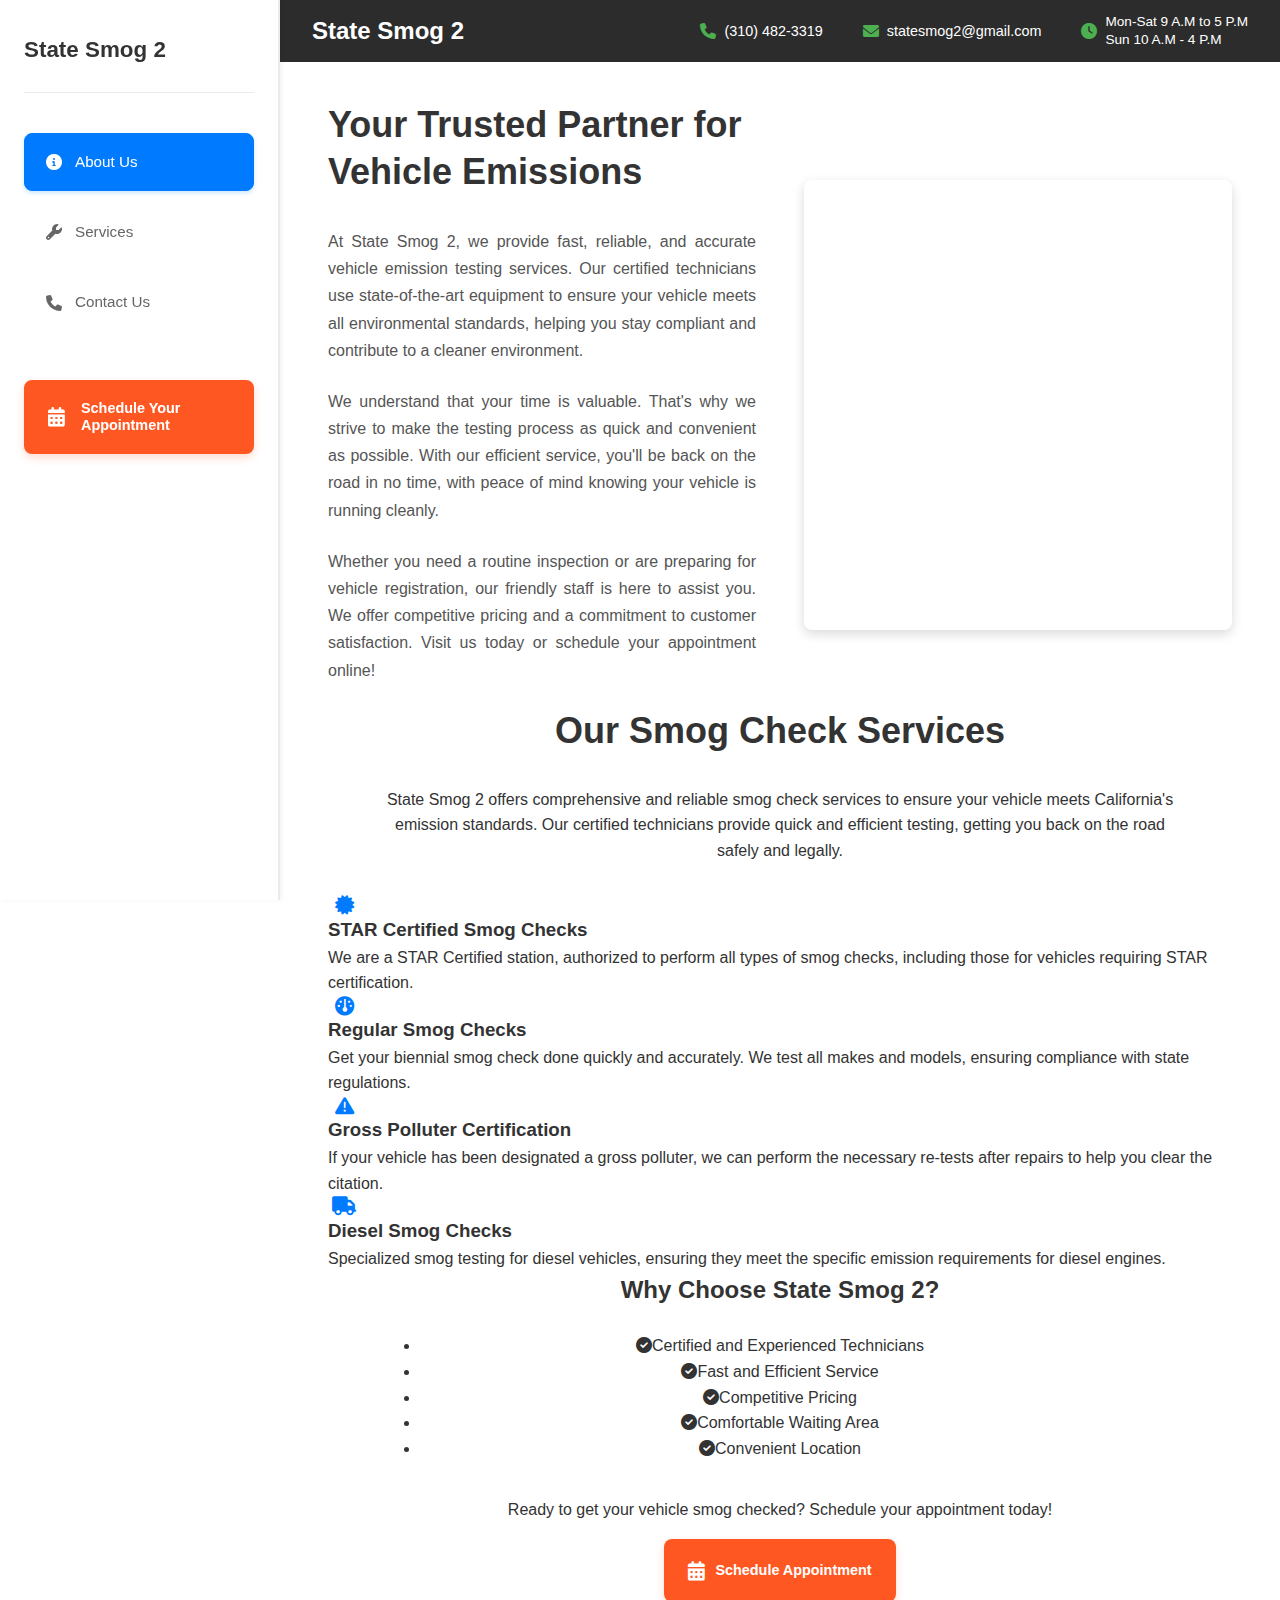
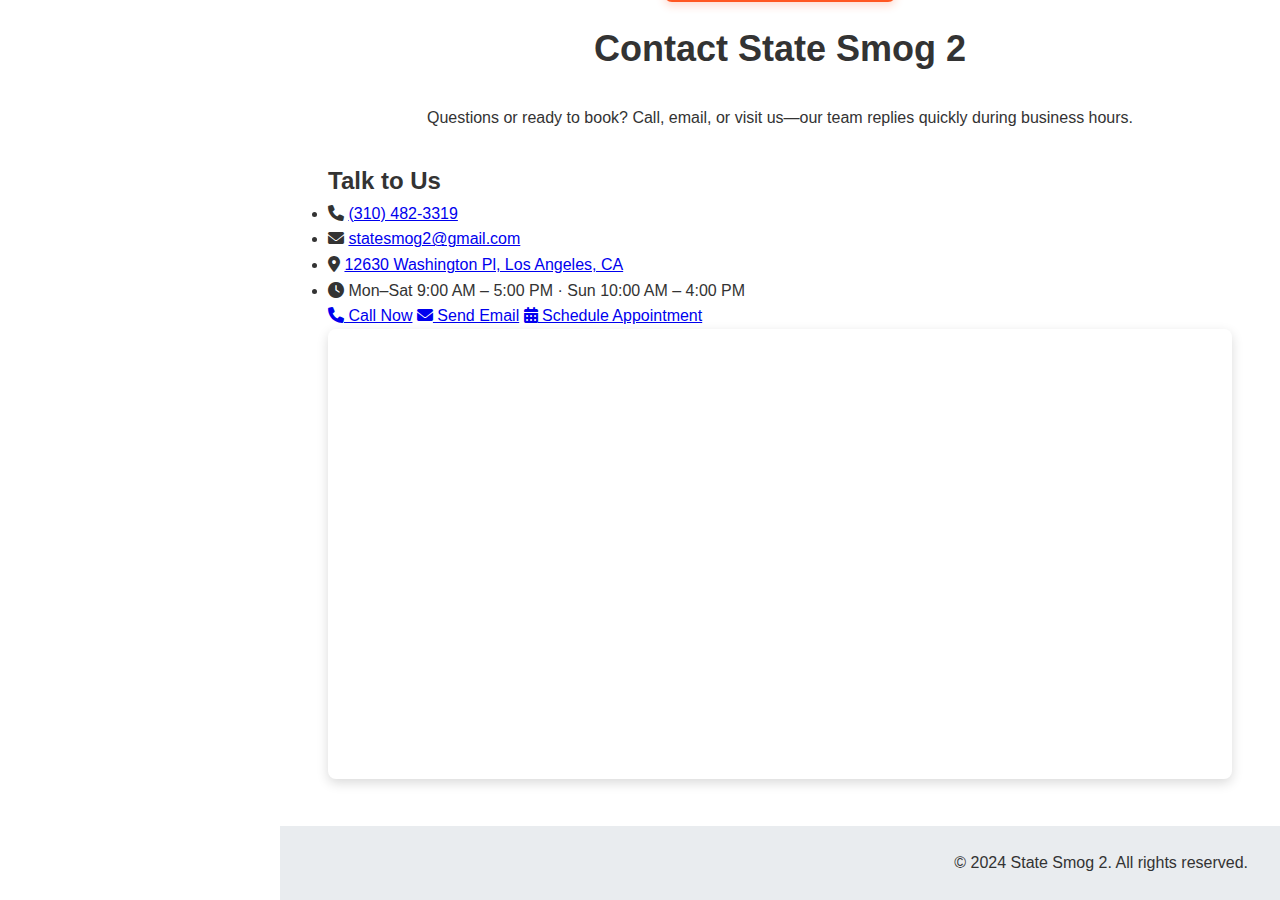
<file: index.html>
<!DOCTYPE html>
<html lang="en">

<head>
    <meta charset="UTF-8">
    <meta name="viewport" content="width=device-width, initial-scale=1.0">
    <title>State Smog 2 - Vehicle Emissions Testing</title>
    <link rel="stylesheet" href="styling/index.css">
    <link href="https://cdnjs.cloudflare.com/ajax/libs/font-awesome/6.0.0/css/all.min.css" rel="stylesheet">
</head>

<body>
    <!-- Header -->
    <header class="header">
        <div class="header-content">
            <div class="logo">State Smog 2</div>
            <div class="contact-info">
                <div class="contact-item">
                    <i class="fas fa-phone"></i>
                    <span>(310) 482-3319</span>
                </div>
                <div class="contact-item">
                    <i class="fas fa-envelope"></i>
                    <span>statesmog2@gmail.com</span>
                </div>
                <div class="contact-item">
                    <i class="fas fa-clock"></i>
                    <div class="hours">
                        <div>Mon-Sat 9 A.M to 5 P.M</div>
                        <div>Sun 10 A.M - 4 P.M</div>
                    </div>
                </div>
            </div>
        </div>
    </header>

    <!-- Main Layout Container -->
    <div class="layout-container">
        <!-- Sidebar -->
        <aside class="sidebar">
            <div class="sidebar-header">
                <h2>State Smog 2</h2>
            </div>
            <nav class="sidebar-nav">
                <a href="#" class="nav-item active" data-section="about">
                    <i class="fas fa-info-circle"></i>
                    <span>About Us</span>
                </a>
                <a href="#" class="nav-item" data-section="services">
                    <i class="fas fa-wrench"></i>
                    <span>Services</span>
                </a>
                <a href="#" class="nav-item" data-section="contact">
                    <i class="fas fa-phone"></i>
                    <span>Contact Us</span>
                </a>
            </nav>
            <div class="cta-button">
                <a href="https://my-schedule.timetrade.com/app/td-310830/workflows/tzw2m/schedule/welcome?wfsid=86m09rv7u84emlrapdo1u4j9hp9oitii&view=full&fs=1"
                    class="schedule-btn" target="_blank" rel="noopener noreferrer">
                    <i class="fas fa-calendar-alt"></i>
                    <div>
                        <div>Schedule Your</div>
                        <div>Appointment</div>
                    </div>
                </a>
            </div>
        </aside>

        <!-- Main Content Container -->
        <div class="main-container">
            <main class="main-content">
                <!-- About Us Section -->
                <div id="about-section" class="content-section active">
                    <div class="content-wrapper">
                        <div class="text-content">
                            <h1>Your Trusted Partner for Vehicle Emissions</h1>

                            <div class="description">
                                <p>At State Smog 2, we provide fast, reliable, and accurate vehicle emission testing
                                    services. Our certified technicians use state-of-the-art equipment to ensure your
                                    vehicle meets all environmental standards, helping you stay compliant and contribute
                                    to a cleaner environment.</p>
                            </div>

                            <div class="description">
                                <p>We understand that your time is valuable. That's why we strive to make the testing
                                    process as quick and convenient as possible. With our efficient service, you'll be
                                    back on the road in no time, with peace of mind knowing your vehicle is running
                                    cleanly.</p>
                            </div>

                            <div class="description">
                                <p>Whether you need a routine inspection or are preparing for vehicle registration, our
                                    friendly staff is here to assist you. We offer competitive pricing and a commitment
                                    to customer satisfaction. Visit us today or schedule your appointment online!</p>
                            </div>
                        </div>

                        <div class="map-container">
                            <!-- Google Maps Embed for State Smog 2 location -->
                            <iframe
                                src="https://www.google.com/maps/embed?pb=!1m18!1m12!1m3!1d3310.828234567891!2d-118.4123456789012!3d33.9876543210987!2m3!1f0!2f0!3f0!3m2!1i1024!2i768!4f13.1!3m3!1m2!1s0x80c2c123456789ab%3A0x123456789abcdef0!2s12630%20Washington%20Pl%2C%20Los%20Angeles%2C%20CA%2090066%2C%20USA!5e0!3m2!1sen!2sus!4v1703625000000!5m2!1sen!2sus"
                                class="map-embed" allowfullscreen="" loading="lazy"
                                referrerpolicy="no-referrer-when-downgrade"
                                title="State Smog 2 Location - 12630 Washington Pl, Los Angeles, CA 90066">
                            </iframe>
                        </div>
                    </div>
                </div>

                <!-- Services Section -->
                <div id="services-section" class="content-section">
                    <section class="text-content" style="text-align:center; margin-bottom:2rem;">
                        <h1>Our Smog Check Services</h1>
                        <p class="description" style="max-width:800px; margin:0 auto;">
                            State Smog 2 offers comprehensive and reliable smog check services to ensure your vehicle
                            meets California's
                            emission standards. Our certified technicians provide quick and efficient testing, getting
                            you back on the road
                            safely and legally.
                        </p>
                    </section>

                    <!-- Services grid -->
                    <section class="services-grid" aria-label="Service cards">
                        <!-- Card 1 -->
                        <article class="service-card">
                            <div
                                style="flex: 0 0 auto; display: flex; align-items: flex-start; justify-content: center; width: 32px;">
                                <i class="fas fa-certificate" aria-hidden="true"
                                    style="color: #007bff; font-size: 1.2rem;"></i>
                            </div>
                            <div>
                                <h3>STAR Certified Smog Checks</h3>
                                <p>We are a STAR Certified station, authorized to perform all types of smog checks,
                                    including those for vehicles requiring STAR certification.</p>
                            </div>
                        </article>

                        <!-- Card 2 -->
                        <article class="service-card">
                            <div
                                style="flex: 0 0 auto; display: flex; align-items: flex-start; justify-content: center; width: 32px;">
                                <i class="fas fa-gauge" aria-hidden="true"
                                    style="color: #007bff; font-size: 1.2rem;"></i>
                            </div>
                            <div>
                                <h3>Regular Smog Checks</h3>
                                <p>Get your biennial smog check done quickly and accurately. We test all makes and
                                    models, ensuring compliance with state regulations.</p>
                            </div>
                        </article>

                        <!-- Card 3 -->
                        <article class="service-card">
                            <div
                                style="flex: 0 0 auto; display: flex; align-items: flex-start; justify-content: center; width: 32px;">
                                <i class="fas fa-triangle-exclamation" aria-hidden="true"
                                    style="color: #007bff; font-size: 1.2rem;"></i>
                            </div>
                            <div>
                                <h3>Gross Polluter Certification</h3>
                                <p>If your vehicle has been designated a gross polluter, we can perform the necessary
                                    re-tests after repairs to help you clear the citation.</p>
                            </div>
                        </article>

                        <!-- Card 4 -->
                        <article class="service-card">
                            <div
                                style="flex: 0 0 auto; display: flex; align-items: flex-start; justify-content: center; width: 32px;">
                                <i class="fas fa-truck" aria-hidden="true"
                                    style="color: #007bff; font-size: 1.2rem;"></i>
                            </div>
                            <div>
                                <h3>Diesel Smog Checks</h3>
                                <p>Specialized smog testing for diesel vehicles, ensuring they meet the specific
                                    emission requirements for diesel engines.</p>
                            </div>
                        </article>
                    </section>

                    <!-- Why choose us -->
                    <section style="max-width: 720px; margin: 0 auto 2.25rem; text-align: center;">
                        <h2 style="font-size: 1.5rem; color: #333; margin-bottom: 1.5rem;">Why Choose State Smog 2?</h2>
                        <ul class="features-list">
                            <li><i class="fas fa-check-circle"></i>Certified and Experienced Technicians</li>
                            <li><i class="fas fa-check-circle"></i>Fast and Efficient Service</li>
                            <li><i class="fas fa-check-circle"></i>Competitive Pricing</li>
                            <li><i class="fas fa-check-circle"></i>Comfortable Waiting Area</li>
                            <li><i class="fas fa-check-circle"></i>Convenient Location</li>
                        </ul>
                    </section>

                    <!-- CTA -->
                    <section id="schedule" style="text-align: center; margin-bottom: 1.5rem;">
                        <p class="description" style="max-width: 720px; margin: 0 auto 1rem;">
                            Ready to get your vehicle smog checked? Schedule your appointment today!
                        </p>
                        <a href="https://my-schedule.timetrade.com/app/td-310830/workflows/tzw2m/schedule/welcome?wfsid=86m09rv7u84emlrapdo1u4j9hp9oitii&view=full&fs=1"
                            class="schedule-btn"
                            style="display: inline-flex; width: auto; align-items: center; gap: 10px;" target="_blank"
                            rel="noopener noreferrer">
                            <i class="fas fa-calendar-alt"></i>
                            <span>Schedule Appointment</span>
                        </a>
                    </section>
                </div>

                <!-- Contact Section -->
                <div id="contact-section" class="content-section">
                    <section class="text-content" style="text-align:center;margin-bottom:2rem;">
                        <h1>Contact State Smog 2</h1>
                        <p class="description" style="max-width:800px;margin:0 auto;">
                            Questions or ready to book? Call, email, or visit us—our team replies quickly during
                            business hours.
                        </p>
                    </section>

                    <section class="contact-layout" aria-label="Contact options">
                        <!-- Talk to Us Only -->
                        <div class="contact-card">
                            <h2>Talk to Us</h2>
                            <ul class="contact-list">
                                <li><i class="fas fa-phone"></i> <a href="tel:+13104823319">(310) 482-3319</a></li>
                                <li><i class="fas fa-envelope"></i> <a
                                        href="https://mail.google.com/mail/?view=cm&fs=1&to=statesmog2@gmail.com"
                                        target="_blank" rel="noopener">statesmog2@gmail.com</a></li>
                                <li><i class="fas fa-location-dot"></i> <a
                                        href="https://maps.google.com/?q=12630+Washington+Pl,+Los+Angeles,+CA"
                                        target="_blank" rel="noopener">12630 Washington Pl, Los Angeles, CA</a></li>
                                <li><i class="fas fa-clock"></i> Mon–Sat 9:00 AM – 5:00 PM · Sun 10:00 AM – 4:00 PM</li>
                            </ul>

                            <div class="inline-cta">
                                <a class="btn btn-dark" href="tel:+13104823319"><i class="fas fa-phone"></i> Call
                                    Now</a>
                                <a class="btn btn-primary"
                                    href="https://mail.google.com/mail/?view=cm&fs=1&to=statesmog2@gmail.com"
                                    target="_blank" rel="noopener"><i class="fas fa-envelope"></i> Send Email</a>
                                <a class="btn btn-outline"
                                    href="https://my-schedule.timetrade.com/app/td-310830/workflows/tzw2m/schedule/welcome?wfsid=86m09rv7u84emlrapdo1u4j9hp9oitii&view=full&fs=1"
                                    target="_blank" rel="noopener noreferrer"><i class="fas fa-calendar-alt"></i>
                                    Schedule Appointment</a>
                            </div>

                            <div class="map-wrap">
                                <iframe title="Google Maps location of State Smog 2" class="map-embed"
                                    src="https://www.google.com/maps/embed?pb=!1m18!1m12!1m3!1d3310.828234567891!2d-118.4123456789012!3d33.9876543210987!2m3!1f0!2f0!3f0!3m2!1i1024!2i768!4f13.1!3m3!1m2!1s0x80c2c123456789ab%3A0x123456789abcdef0!2s12630%20Washington%20Pl%2C%20Los%20Angeles%2C%20CA%2090066%2C%20USA!5e0!3m2!1sen!2sus!4v1703625000000!5m2!1sen!2sus"
                                    allowfullscreen="" loading="lazy" referrerpolicy="no-referrer-when-downgrade">
                                </iframe>
                            </div>
                        </div>
                    </section>
                </div>
            </main>
        </div>
    </div>

    <!-- Footer -->
    <footer class="footer">
        <div class="footer-content">
            <div style="margin-left: auto;">
                <p>&copy; 2024 State Smog 2. All rights reserved.</p>
            </div>
        </div>
    </footer>

    <script>
        // JavaScript to handle section switching
        document.addEventListener('DOMContentLoaded', function () {
            const navItems = document.querySelectorAll('.nav-item[data-section]');
            const sections = document.querySelectorAll('.content-section');

            navItems.forEach(item => {
                item.addEventListener('click', function (e) {
                    e.preventDefault();

                    const targetSection = this.getAttribute('data-section');

                    // Remove active class from all nav items
                    navItems.forEach(nav => nav.classList.remove('active'));

                    // Add active class to clicked nav item
                    this.classList.add('active');

                    // Hide all sections
                    sections.forEach(section => section.classList.remove('active'));

                    // Show target section
                    const targetElement = document.getElementById(targetSection + '-section');
                    if (targetElement) {
                        targetElement.classList.add('active');
                    }
                });
            });
        });
    </script>
</body>

</html>
</file>
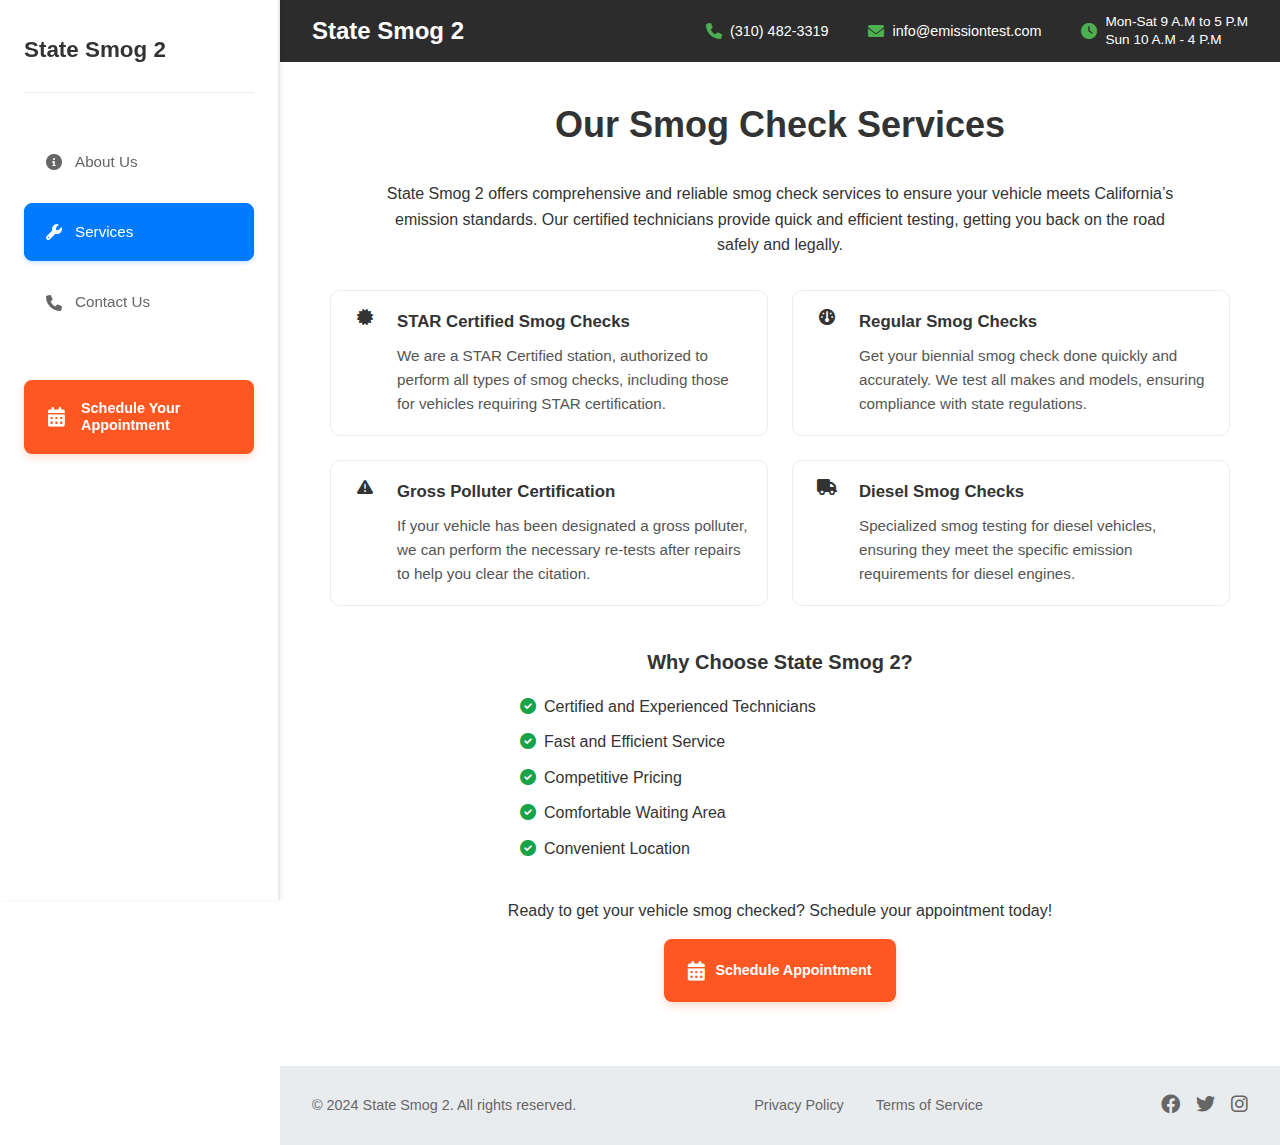
<file: services.html>
<!DOCTYPE html>
<html lang="en">
<head>
  <meta charset="UTF-8" />
  <meta name="viewport" content="width=device-width, initial-scale=1.0"/>
  <title>State Smog 2 — Services</title>
  <link rel="stylesheet" href="styling/index.css"/>
  <link href="https://cdnjs.cloudflare.com/ajax/libs/font-awesome/6.0.0/css/all.min.css" rel="stylesheet"/>
</head>

<body>
  <!-- Header -->
  <header class="header">
    <div class="header-content">
      <div class="logo">State Smog 2</div>
      <div class="contact-info">
        <div class="contact-item"><i class="fas fa-phone"></i><span>(310) 482-3319</span></div>
        <div class="contact-item"><i class="fas fa-envelope"></i><span>info@emissiontest.com</span></div>
        <div class="contact-item">
          <i class="fas fa-clock"></i>
          <div class="hours">
            <div>Mon-Sat 9 A.M to 5 P.M</div>
            <div>Sun 10 A.M - 4 P.M</div>
          </div>
        </div>
      </div>
    </div>
  </header>

  <!-- Layout -->
  <div class="layout-container">
    <!-- Sidebar -->
    <aside class="sidebar">
      <div class="sidebar-header"><h2>State Smog 2</h2></div>
      <nav class="sidebar-nav">
        <a href="index.html" class="nav-item">
          <i class="fas fa-info-circle"></i><span>About Us</span>
        </a>
        <a href="services.html" class="nav-item active" aria-current="page">
          <i class="fas fa-wrench"></i><span>Services</span>
        </a>
        <a href="contact.html" class="nav-item">
          <i class="fas fa-phone"></i><span>Contact Us</span>
        </a>
      </nav>

      <div class="cta-button">
        <a href="#schedule" class="schedule-btn">
          <i class="fas fa-calendar-alt"></i>
          <div>
            <div>Schedule Your</div>
            <div>Appointment</div>
          </div>
        </a>
      </div>
    </aside>

    <!-- Main -->
    <div class="main-container">
      <main class="main-content">
        <!-- Page title -->
        <section class="text-content" style="text-align:center; margin-bottom:2rem;">
          <h1>Our Smog Check Services</h1>
          <p class="description" style="max-width:800px; margin:0 auto;">
            State Smog 2 offers comprehensive and reliable smog check services to ensure your vehicle meets California’s
            emission standards. Our certified technicians provide quick and efficient testing, getting you back on the road
            safely and legally.
          </p>
        </section>

        <!-- Services grid -->
        <section class="services-grid" aria-label="Service cards" style="display:grid; grid-template-columns:repeat(2,minmax(0,1fr)); gap:1.5rem; max-width:900px; margin:0 auto 2.5rem;">
          <!-- Card 1 -->
          <article class="service-card" style="display:flex; gap:16px; padding:18px; border:1px solid #e9ecef; border-radius:10px; background:#fff;">
            <div style="flex:0 0 auto; display:flex; align-items:flex-start; justify-content:center; width:32px;">
              <i class="fas fa-certificate" aria-hidden="true"></i>
            </div>
            <div>
              <h3 style="font-size:1.05rem; margin-bottom:8px; color:#333;">STAR Certified Smog Checks</h3>
              <p style="color:#555; font-size:0.95rem;">
                We are a STAR Certified station, authorized to perform all types of smog checks, including those for vehicles requiring STAR certification.
              </p>
            </div>
          </article>

          <!-- Card 2 -->
          <article class="service-card" style="display:flex; gap:16px; padding:18px; border:1px solid #e9ecef; border-radius:10px; background:#fff;">
            <div style="flex:0 0 auto; display:flex; align-items:flex-start; justify-content:center; width:32px;">
              <i class="fas fa-gauge" aria-hidden="true"></i>
            </div>
            <div>
              <h3 style="font-size:1.05rem; margin-bottom:8px; color:#333;">Regular Smog Checks</h3>
              <p style="color:#555; font-size:0.95rem;">
                Get your biennial smog check done quickly and accurately. We test all makes and models, ensuring compliance with state regulations.
              </p>
            </div>
          </article>

          <!-- Card 3 -->
          <article class="service-card" style="display:flex; gap:16px; padding:18px; border:1px solid #e9ecef; border-radius:10px; background:#fff;">
            <div style="flex:0 0 auto; display:flex; align-items:flex-start; justify-content:center; width:32px;">
              <i class="fas fa-triangle-exclamation" aria-hidden="true"></i>
            </div>
            <div>
              <h3 style="font-size:1.05rem; margin-bottom:8px; color:#333;">Gross Polluter Certification</h3>
              <p style="color:#555; font-size:0.95rem;">
                If your vehicle has been designated a gross polluter, we can perform the necessary re-tests after repairs to help you clear the citation.
              </p>
            </div>
          </article>

          <!-- Card 4 -->
          <article class="service-card" style="display:flex; gap:16px; padding:18px; border:1px solid #e9ecef; border-radius:10px; background:#fff;">
            <div style="flex:0 0 auto; display:flex; align-items:flex-start; justify-content:center; width:32px;">
              <i class="fas fa-truck" aria-hidden="true"></i>
            </div>
            <div>
              <h3 style="font-size:1.05rem; margin-bottom:8px; color:#333;">Diesel Smog Checks</h3>
              <p style="color:#555; font-size:0.95rem;">
                Specialized smog testing for diesel vehicles, ensuring they meet the specific emission requirements for diesel engines.
              </p>
            </div>
          </article>
        </section>

        <!-- Why choose us -->
        <section style="max-width:720px; margin:0 auto 2.25rem; text-align:center;">
          <h2 style="font-size:1.25rem; color:#333; margin-bottom:1rem;">Why Choose State Smog 2?</h2>
          <ul class="features-list" style="list-style:none; padding:0; margin:0; display:grid; gap:10px; justify-items:start; max-width:520px; margin-left:auto; margin-right:auto; text-align:left;">
            <li><i class="fas fa-check-circle" style="margin-right:8px; color:#16a34a;"></i>Certified and Experienced Technicians</li>
            <li><i class="fas fa-check-circle" style="margin-right:8px; color:#16a34a;"></i>Fast and Efficient Service</li>
            <li><i class="fas fa-check-circle" style="margin-right:8px; color:#16a34a;"></i>Competitive Pricing</li>
            <li><i class="fas fa-check-circle" style="margin-right:8px; color:#16a34a;"></i>Comfortable Waiting Area</li>
            <li><i class="fas fa-check-circle" style="margin-right:8px; color:#16a34a;"></i>Convenient Location</li>
          </ul>
        </section>

        <!-- CTA -->
        <section id="schedule" style="text-align:center; margin-bottom:1.5rem;">
          <p class="description" style="max-width:720px; margin:0 auto 1rem;">
            Ready to get your vehicle smog checked? Schedule your appointment today!
          </p>
          <a href="contact.html" class="schedule-btn" style="display:inline-flex; width:auto; align-items:center; gap:10px;">
            <i class="fas fa-calendar-alt"></i>
            <span>Schedule Appointment</span>
          </a>
        </section>
      </main>
    </div>
  </div>

  <!-- Footer -->
  <footer class="footer">
    <div class="footer-content">
      <div class="footer-left"><p>&copy; 2024 State Smog 2. All rights reserved.</p></div>
      <div class="footer-center">
        <a href="#privacy">Privacy Policy</a>
        <a href="#terms">Terms of Service</a>
      </div>
      <div class="footer-right">
        <div class="social-links">
          <a href="#" class="social-link"><i class="fab fa-facebook"></i></a>
          <a href="#" class="social-link"><i class="fab fa-twitter"></i></a>
          <a href="#" class="social-link"><i class="fab fa-instagram"></i></a>
        </div>
      </div>
    </div>
  </footer>
</body>
</html>
</file>
<file: styling/index.css>
/* ========= Base Reset ========= */
* {
    margin: 0;
    padding: 0;
    box-sizing: border-box;
}

:root {
    --sidebar-w: 280px; /* keep in sync with .sidebar width */
}

html,
body {
    height: 100%;
}

body {
    font-family: -apple-system, BlinkMacSystemFont, 'Segoe UI', Roboto, Oxygen, Ubuntu, Cantarell, sans-serif;
    background-color: #ffffff;
    color: #333;
    line-height: 1.6;

    /* Push entire page to the right of fixed sidebar */
    padding-left: var(--sidebar-w);
}

/* ========= Header ========= */
.header {
    background-color: #2c2c2c;
    color: white;
    padding: 0.75rem 0;
    box-shadow: 0 2px 4px rgba(0, 0, 0, 0.1);
}

.header-content {
    max-width: 1400px;
    margin: 0 auto;
    padding: 0 2rem;
    display: flex;
    justify-content: space-between;
    align-items: center;
}

.logo {
    font-size: 1.5rem;
    font-weight: bold;
    color: white;
}

.contact-info {
    display: flex;
    gap: 2.5rem;
    align-items: center;
}

.contact-item {
    display: flex;
    align-items: center;
    gap: 0.5rem;
    font-size: 0.9rem;
}

.contact-item i {
    color: #4CAF50;
    font-size: 1rem;
}

.hours {
    display: flex;
    flex-direction: column;
    gap: 0.1rem;
    font-size: 0.85rem;
    line-height: 1.2;
}

/* ========= Layout Container ========= */
.layout-container {
    display: flex;
    min-height: calc(100vh - 80px);
    max-width: none;  /* start immediately to the right of sidebar */
    margin: 0;
    background: white;
    box-shadow: none; /* best fix: remove outer “border” shadow */
}

/* ========= Sidebar (Fixed Full-Height) ========= */
.sidebar {
    position: fixed;
    top: 0;
    left: 0;
    width: var(--sidebar-w);
    height: 100vh;
    overflow-y: auto;
    z-index: 1000;

    background-color: white;
    padding: 2rem 1.5rem;
    border-right: 2px solid #e9ecef;
    box-shadow: 2px 0 4px rgba(0, 0, 0, 0.05);
    flex-shrink: 0;
}

.sidebar-header {
    margin-bottom: 2.5rem;
    padding-bottom: 1.5rem;
    border-bottom: 1px solid #e9ecef;
}

.sidebar-header h2 {
    color: #333;
    font-size: 1.4rem;
    font-weight: 600;
}

.sidebar-nav {
    margin-bottom: 3rem;
}

.nav-item {
    display: flex;
    align-items: center;
    gap: 0.75rem;
    padding: 1rem 1.25rem;
    text-decoration: none;
    color: #666;
    border-radius: 8px;
    margin-bottom: 0.75rem;
    transition: all 0.2s ease;
    font-size: 0.95rem;
    font-weight: 500;
    border: 1px solid transparent;
}

.nav-item:hover {
    background-color: #f8f9fa;
    color: #333;
    border-color: #e9ecef;
}

.nav-item.active {
    background-color: #007bff;
    color: white;
    border-color: #007bff;
    box-shadow: 0 2px 4px rgba(0, 123, 255, 0.2);
}

.nav-item i {
    font-size: 1rem;
    width: 18px;
    text-align: center;
}

.cta-button {
    margin-top: 2.5rem;
}

.schedule-btn {
    display: flex;
    align-items: center;
    gap: 1rem;
    background-color: #ff5722;
    color: white;
    padding: 1.25rem 1.5rem;
    border-radius: 8px;
    text-decoration: none;
    font-weight: 600;
    transition: all 0.3s ease;
    font-size: 0.9rem;
    box-shadow: 0 4px 8px rgba(255, 87, 34, 0.2);
    border: none;
    width: 100%;
    text-align: left;
}

.schedule-btn:hover {
    background-color: #e64a19;
    transform: translateY(-1px);
    box-shadow: 0 6px 12px rgba(255, 87, 34, 0.3);
}

.schedule-btn i {
    font-size: 1.2rem;
    flex-shrink: 0;
}

.schedule-btn div {
    line-height: 1.2;
}

/* ========= Main Container ========= */
.main-container {
    flex: 1;
    background-color: white;
    width: 100%;
}

/* ========= Main Content ========= */
.main-content {
    padding: 2.5rem 3rem;
    overflow-x: hidden;
    background-color: white;
    height: 100%;
}

.content-wrapper {
    display: grid;
    grid-template-columns: 1fr 1fr;
    gap: 3rem;
    align-items: start;
    max-width: 100%;
}

.text-content h1 {
    font-size: 2.25rem;
    color: #333;
    margin-bottom: 2rem;
    line-height: 1.3;
    font-weight: 700;
}

.description {
    margin-bottom: 1.5rem;
}

.description p {
    color: #555;
    font-size: 1rem;
    line-height: 1.7;
    text-align: justify;
}

.map-container {
    display: flex;
    justify-content: center;
    align-items: center;
    height: 100%;
}

.map-embed {
    width: 100%;
    height: 450px;
    border: none;
    border-radius: 8px;
    box-shadow: 0 4px 12px rgba(0, 0, 0, 0.15);
}

/* ========= Footer ========= */
.footer {
    background-color: #e9ecef;
    padding: 1.5rem 0;
    margin-top: auto;
}

.footer-content {
    max-width: 1400px;
    margin: 0 auto;
    padding: 0 2rem;
    display: flex;
    justify-content: space-between;
    align-items: center;
}

.footer-left p {
    color: #666;
    font-size: 0.9rem;
}

.footer-center {
    display: flex;
    gap: 2rem;
}

.footer-center a {
    color: #666;
    text-decoration: none;
    font-size: 0.9rem;
    transition: color 0.3s ease;
}

.footer-center a:hover {
    color: #007bff;
}

.social-links {
    display: flex;
    gap: 1rem;
}

.social-link {
    color: #666;
    font-size: 1.2rem;
    transition: color 0.3s ease;
    text-decoration: none;
}

.social-link:hover {
    color: #007bff;
}

/* ========= Responsive Design ========= */
@media (max-width: 1024px) {
    .content-wrapper {
        grid-template-columns: 1fr;
        gap: 2rem;
    }

    .map-embed {
        height: 350px;
    }
}

@media (max-width: 768px) {
    .header-content {
        flex-direction: column;
        gap: 1rem;
        text-align: center;
    }

    .contact-info {
        flex-direction: column;
        gap: 1rem;
    }

    /* Revert fixed sidebar on mobile and remove body padding */
    body {
        padding-left: 0;
    }

    .layout-container {
        flex-direction: column;
        min-height: auto;
        max-width: 1400px;
        margin: 0 auto;
        box-shadow: none;
    }

    .sidebar {
        position: static;
        width: 100%;
        height: auto;
        padding: 1.5rem;
        border-right: none;
        border-bottom: 2px solid #e9ecef;
        z-index: auto;
        box-shadow: none;
    }

    .text-content h1 {
        font-size: 1.8rem;
    }

    .main-content {
        padding: 2rem 1.5rem;
    }

    .footer-content {
        flex-direction: column;
        gap: 1rem;
        text-align: center;
    }

    .map-embed {
        height: 300px;
    }
}

@media (max-width: 480px) {
    .sidebar-header h2 {
        font-size: 1.25rem;
    }

    .text-content h1 {
        font-size: 1.6rem;
    }

    .schedule-btn {
        padding: 1rem;
        font-size: 0.85rem;
    }

    .main-content {
        padding: 1.5rem 1rem;
    }
}
</file>
